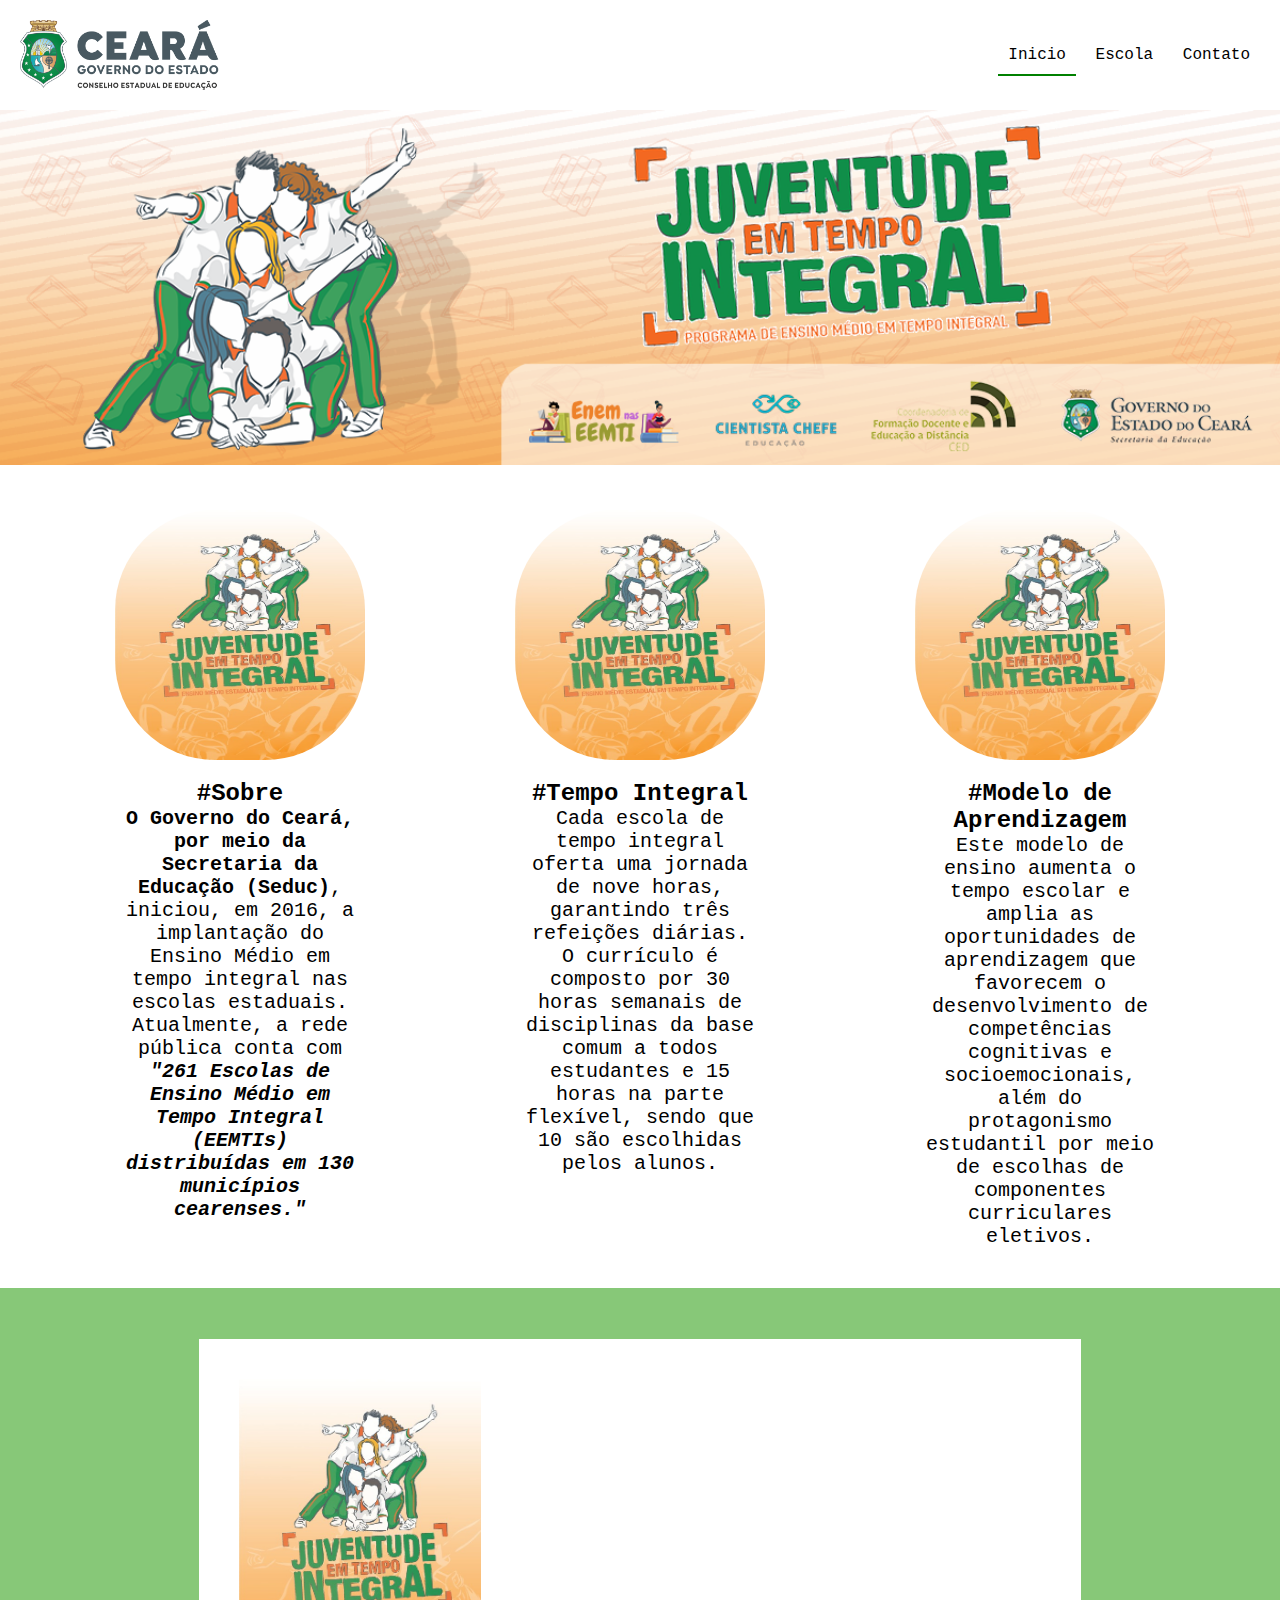
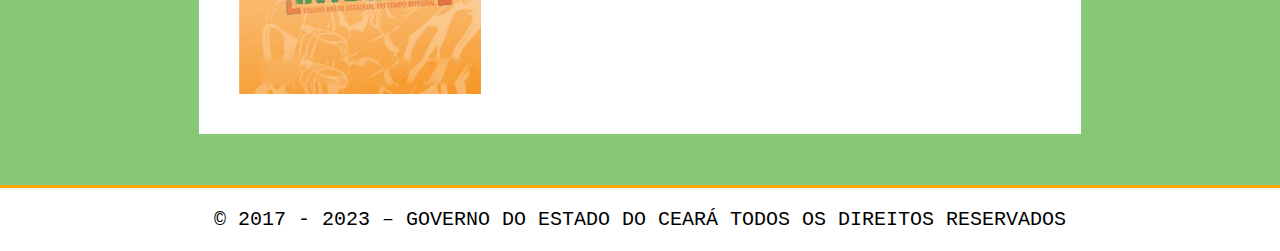
<file: index.html>
<!DOCTYPE html>
<html lang="pt-br">
 <head>
 <meta charset="UTF-8" />
 <title>Página Inicial</title>
 <link rel="stylesheet" href="css/estilos.css" />
 </head>
 <body>
 <!--Cabeçalho com logo e menu do site-->
 <header>
 <img src="img/logo.png" id="logo" alt="Texto alternativo" title="Legenda" />
 <nav class="menu">
  <ul>
   <li><a href="index.html" id="ativo">Inicio</a></li>
   <li><a href="escola.html">Escola</a></li>
   <li><a href="contato.html">Contato</a></li>
  </ul>    
 </nav>
 </header>
 <!--Conteúdo principal com 3 seções-->
 <main>
 <section>
 <img src="img/eemti.png" id="banner-principal" />
 </section>
 <section class="container">
 <article class="conteudo">
 <img src="img/banner2.jpeg" class="banner" />
 <h2>#Sobre</h2>
 <p>
<strong>O Governo do Ceará, por meio da Secretaria da Educação (Seduc)</strong>,
iniciou, em 2016, a implantação do Ensino Médio em tempo integral nas escolas
estaduais. Atualmente, a rede pública conta com <Strong><i>"261 Escolas de Ensino
Médio em Tempo Integral (EEMTIs) distribuídas em 130 municípios
cearenses."</i></strong>
 </p>
 </article>
 <article class="conteudo">
 <img src="img/banner2.jpeg" class="banner" />
 <h2>#Tempo Integral</h2>
 <p>
Cada escola de tempo integral oferta uma jornada de nove horas, garantindo três
refeições diárias. O currículo é composto por 30 horas semanais de disciplinas da base
comum a todos estudantes e 15 horas na parte flexível, sendo que 10 são escolhidas
pelos alunos.
 </p>
 </article>
 <article class="conteudo">
 <img src="img/banner2.jpeg" class="banner" />
 <h2>#Modelo de Aprendizagem</h2>
 <p>
Este modelo de ensino aumenta o tempo escolar e amplia as oportunidades de
aprendizagem que favorecem o desenvolvimento de competências cognitivas e
socioemocionais, além do protagonismo estudantil por meio de escolhas de componentes
curriculares eletivos.
 </p>
 </article>
 </section>
 <section id="video">
 <div class="container">
 <img src="img/banner2.jpeg" />
<iframe width="560" height="315" src="https://www.youtube.com/embed/dOPjtGsiGLw"
title="EMTI" frameborder="0" allow="accelerometer; autoplay; clipboard-write; encryptedmedia; gyroscope; picture-in-picture; web-share" allowfullscreen></iframe>
 </div>
 </section>
 </main>
 <footer id="rodape">
 <p>
 © 2017 - 2023 – <a href="https://www.seduc.ce.gov.br/"> GOVERNO DO ESTADO DO
CEARÁ </a> TODOS OS DIREITOS RESERVADOS
 </p>
 </footer>
</file>
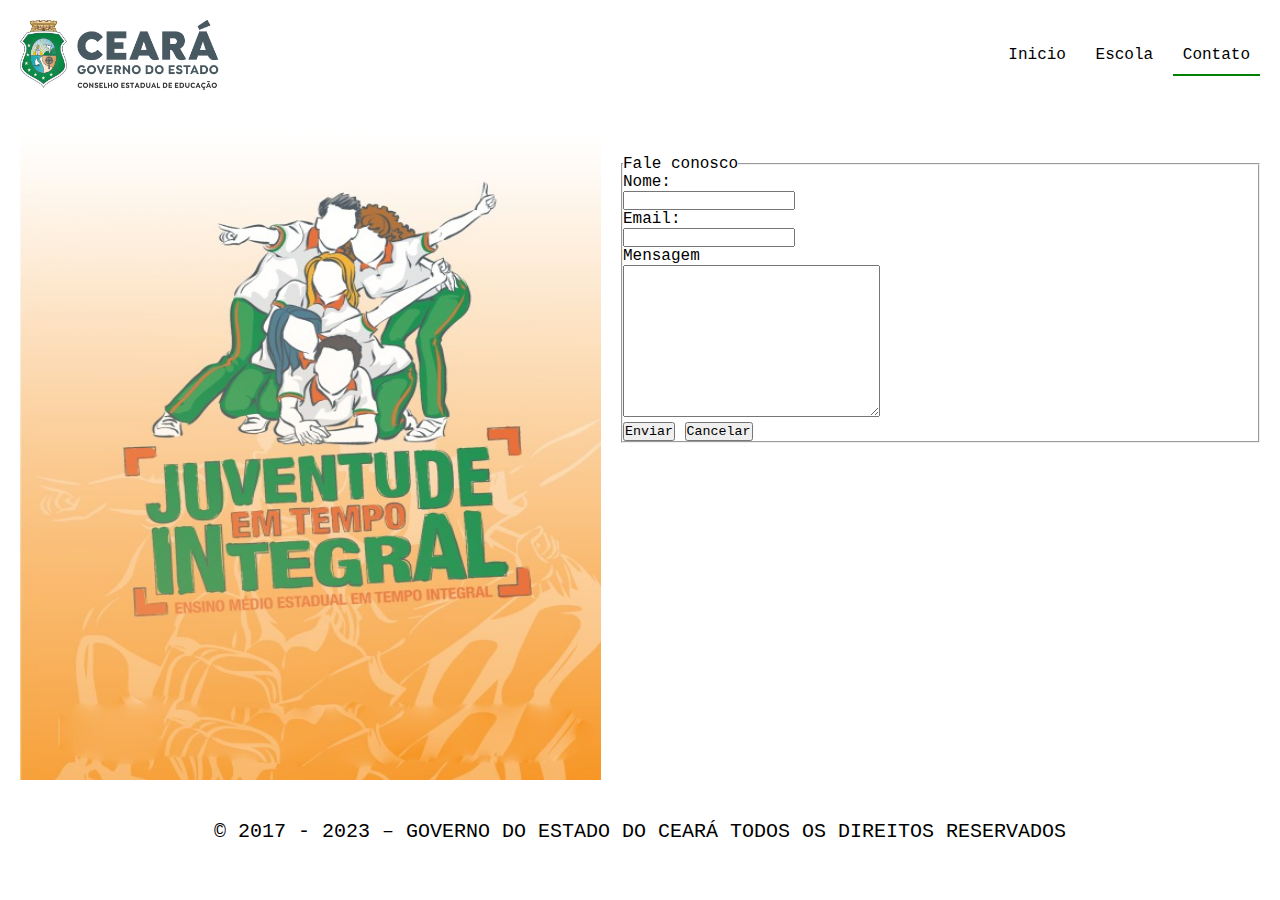
<file: contato.html>
<!DOCTYPE html>
<html lang="pt-br">
<head>
 <meta charset="UTF-8">
 <meta http-equiv="X-UA-Compatible" content="IE=edge">
 <meta name="viewport" content="width=device-width, initial-scale=1.0">
 <title>Contatos</title>
</head>
<link rel="stylesheet" href="css/estilos.css" />
    <link rel="stylesheet" href="css/formulario.css">
<body>
<!--Cabeçalho com logo e menu do site-->
 <header>
    <img src="img/logo.png" id="logo" alt="Texto alternativo" title="Legenda" />
    <nav class="menu">
    <ul>
    <li><a href="index.html">Inicio</a></li>
    <li><a href="escola.html">Escola</a></li>
    <li><a href="contato.html" id="ativo">Contato</a></li>
    </ul>
    </nav>
    </header> 
</body>
</html>

<main>
    <div class="container-form">
    <img src="img/banner2.jpeg" alt="">
    <form>
    <fieldset>
    <legend>Fale conosco</legend>
    <label for="nome">Nome:</label> <br>
    <input type="text" id="nome"> <br>
    <label for="email">Email:</label> <br>
    <input type="email" id="email"> <br>
    <label for="mensagem">Mensagem</label> <br>
    <textarea cols="30" rows="10" id="mensa"></textarea><br>
    <button type="submit">Enviar</button>
    <button type="reset">Cancelar</button>
    </fieldset>
    </form>
    </div>
   </main>



<footer id="rodape">
    <p>
   © 2017 - 2023 – <a href="https://www.seduc.ce.gov.br/"> GOVERNO DO ESTADO DO CEARÁ
   </a> TODOS OS DIREITOS RESERVADOS
   </p>
   </footer>
</file>
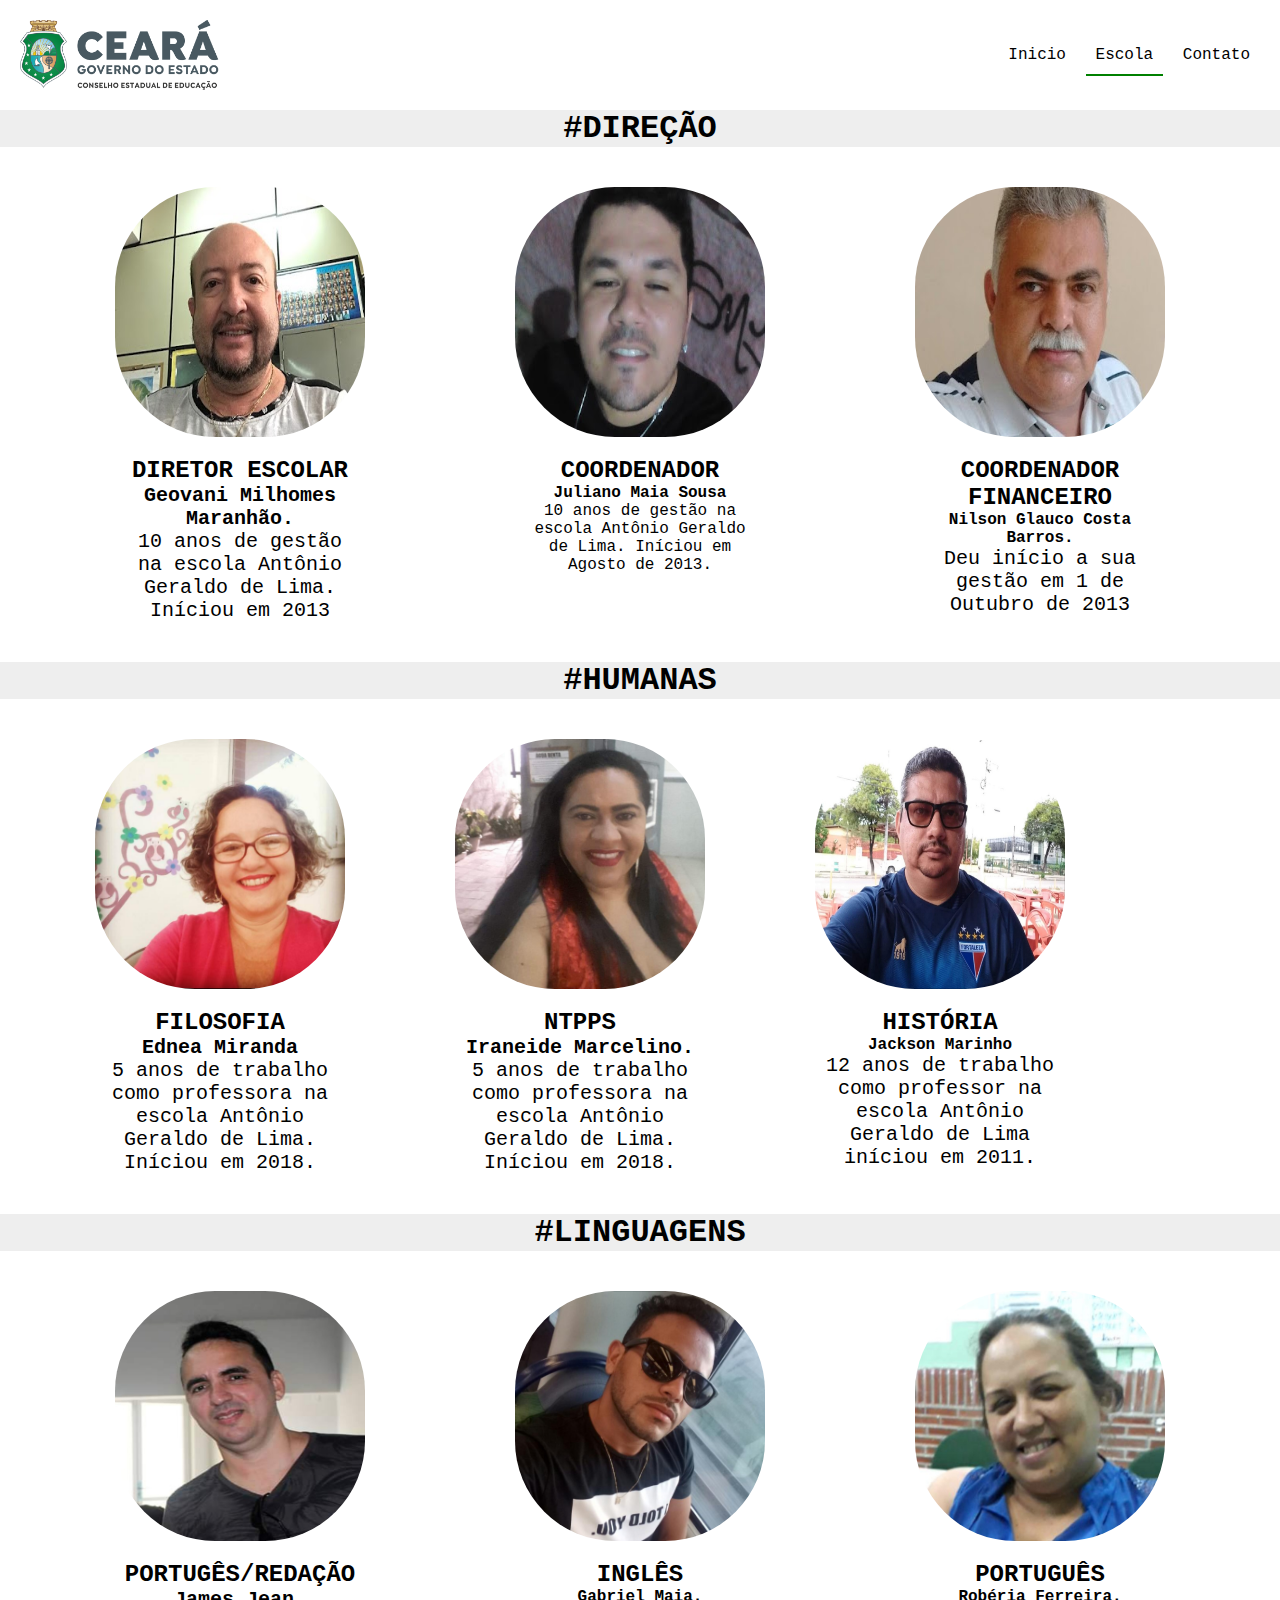
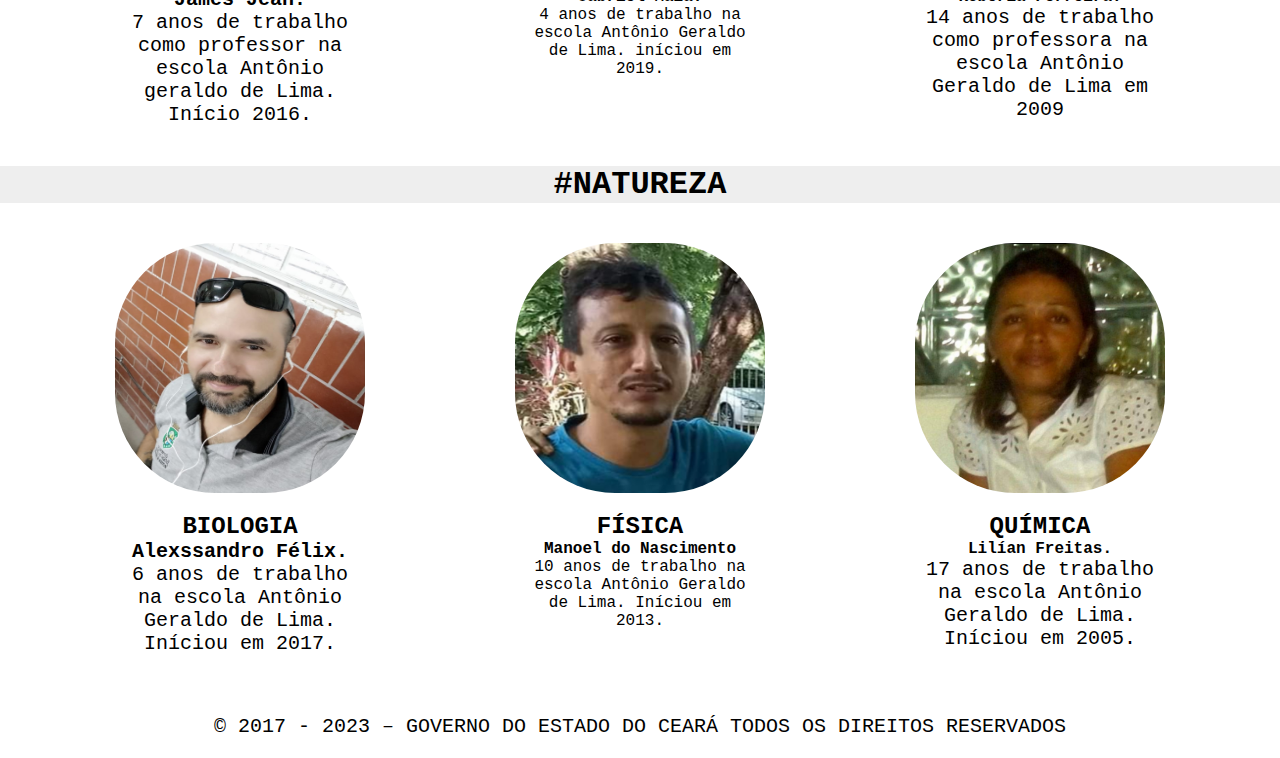
<file: escola.html>
<!DOCTYPE HTML>
<html lang="pt-br">
    <head>
        <meta charset="UTF-8" />
        <meta http-equiv="X-UA-Compatible" content="IE=edge" />
        <meta name="viewport" content="width=device-width, initial-scale=1.0" />
        <title>escola</title>
        <link rel="stylesheet" href="css/estilos.css" />
    </head>
     <body>  
        <!--Cabeçalho com logo e menu do site-->  
        <header>
            <img src="img/logo.png" id="logo" alt="Texto alternativo" title="Legenda"/>
             <nav class="menu">
            <ul>
               <li><a href="index.html" >Inicio</a></li>
               <li><a href="escola.html"id="ativo">Escola</a></li>
               <li><a href="contato.html">Contato</a></li>
               </ul>
              </nav>
        </header>
   <main>
           <H1 style="background-color: #eee;" >#DIREÇÃO</H1>
    <section class="container">
    <article class="conteudo"> 

        <img src="img/giovani.jpg" class="banner">
<h2>DIRETOR ESCOLAR</h2>
    <p>
<strong> Geovani Milhomes Maranhão.</strong>
    <p>
         10 anos de gestão na escola Antônio Geraldo de Lima.
         Iníciou em 2013
</p>
</article>
<article class="conteudo">
<img src="img/juliano.jpg" class="banner">

<h2>COORDENADOR </h2>
</P>
<strong>Juliano Maia Sousa</strong> 
          10 anos de gestão na escola Antônio Geraldo de Lima.
Iníciou em Agosto de 2013.

</p>
</article>
<article class="conteudo">
<img src="img/glauco.jpg" class="banner">
<h2>COORDENADOR FINANCEIRO</h2>
</p>
<strong>Nilson Glauco Costa Barros.</strong> 
        <p> Deu início a sua gestão em 1 de Outubro de 2013</p> 
      </section>
        <main>
<H1 style="background-color: #eee;"text-aling:center >#HUMANAS</H1>
  <section class="container">
  <article class="conteudo">
</p>
     <img src="img/Ednea.jpg" class="banner">
<H2>FILOSOFIA</H2>
<p>
   <strong> Ednea Miranda </strong>
<p>
     5 anos de trabalho como professora na 
    escola Antônio  Geraldo de Lima. 
    Iníciou em 2018.
</p>
</article>
<article class="conteudo">
<img src="img/Iraneide.jpg" class="banner">
<h2>NTPPS</h2>
    <p>
<strong> Iraneide Marcelino.</strong>
    <p>5 anos de trabalho como professora na 
        escola Antônio Geraldo de Lima.
        Iníciou em 2018.
    </p>
</article>
<article class="conteudo">
         <img src="img/Jackson.jpg" class="banner">

<h2>HISTÓRIA</h2>
</P>
<strong>Jackson Marinho</strong> 
       <p> 12 anos de trabalho como professor na 
        escola Antônio  Geraldo de Lima
        iníciou em 2011.</p>   

</article>
<article class="conteudo">
</section>
</main>

<main>
    <H1 style="background-color: #eee;" >#LINGUAGENS</H1>
<section class="container">
<article class="conteudo"> 

 <img src="img/James.jpg" class="banner">
<h2>PORTUGÊS/REDAÇÃO</h2>
<p>
<strong> James Jean.</strong>
<p>
  7 anos de trabalho como professor na escola Antônio geraldo de Lima.
  Início 2016.
</p>
</article>
<article class="conteudo">
<img src="img/Gabriel.jpg" class="banner">

<h2>INGLÊS </h2>
</P>
<strong>Gabriel Maia.</strong> 
   4 anos de trabalho na escola Antônio Geraldo de Lima.
iníciou em 2019.

</p>

</article>
<article class="conteudo">
<img src="img/Roberia.jpg" class="banner">
<h2>PORTUGUÊS</h2>
</p>
<strong>Robéria Ferreira.</strong> 
 <p>14 anos de trabalho como professora na 
    escola Antônio  Geraldo de Lima em 2009 </p> 
</section>
 <main>

    <H1 style="background-color: #eee;" >#NATUREZA</H1>
    <section class="container">
    <article class="conteudo"> 

        <img src="img/alex.jpg" class="banner">
<h2>BIOLOGIA</h2>
    <p>
<strong> Alexssandro Félix.</strong>
    <p>
         6 anos de trabalho na escola Antônio Geraldo de Lima.
         Iníciou em 2017.
</p>
</article>
<article class="conteudo">
<img src="img/Manoel.jpg" class="banner">

<h2>FÍSICA </h2>
</P>
<strong>Manoel do Nascimento</strong> 
          10 anos de trabalho na escola Antônio Geraldo de Lima.
Iníciou em 2013.

</p>
</article>
<article class="conteudo">
<img src="img/Lilian.jpg" class="banner">
<h2>QUÍMICA</h2>
</p>
<strong>Lilían Freitas.</strong> 
        <p> 17 anos de trabalho na escola  Antônio Geraldo de Lima.
            Iníciou em 2005. </p> 
      </section>
        <main>


<footer id--Rodapé-->
<p>
   © 2017 - 2023 – <a href="https://www.seduc.ce.gov.br/"> GOVERNO DO ESTADO DO
       CEARÁ </a> TODOS OS DIREITOS RESERVADOS
</p>
</footer>
    </body> 
    </html>
</file>
<file: css/estilos.css>
body{
    background: #ffffff;
}
h1{
    text-align: center;
    color:black;
}
p{
    text-align: center;
 color: #000000;
 font-size:20px;
 font-family: Arial, Helvetica, Arial, Helvetica, sans-serif
}
p strong{
    color: #00ff00;
} 
body{
    background: #ffffff;
   }
   h1{
    text-align: center;
    color:black;
   }
   p{
    text-align: center;
    color: #000000;
    font-size: 20px;
    font-family:'Courier New', Courier, monospace;
}
p strong{
 color:black;
}
/*COMENTÁRIO EM CSS*/
#logo{
 width: 200px;
}
#banner-principal{
 width: 100%;
}
.banner{
 width: 250px;
 height: 250px;
 border-radius: 40%;
}

 
 /*Genericos*/
 *{
 box-sizing: border-box;
 padding: 0;
 margin: 0;
 font-family: 'Courier New', Courier, monospace;
 }
 body{
  background:#ffffff 
}
 /*Hearder-cabeçalho do site*/  
  header{
    width: 100%;
    display: flex;
    justify-content: space-between;
    align-items: center;
    padding: 20px;
   }
   #logo{
    height: 70px;
   }
   .menu ul li{
    display: inline;
   }
   /*seções*/
   #banner-principal{
    width: 100%;
   }
   .container{
    display: flex;
    justify-content: space-around;
    padding: 40px;
   }
   .conteudo{
    display: flex;
    flex-direction: column;
    text-align: center;
    align-items: center;
    max-width: 20%;
   }
   .banner{
    width: 250px;
    height: 250px;
    margin-bottom: 20px;
    border-radius: 40%;
   }
 #video{
    background: rgba(135, 200, 120, 1);
    display: flex;
    justify-content: center;
    align-items: center;
    height: 500px;
    border-bottom: 3px solid orange;
   }
   #video > .container > img {
    height: 315px;
   }
   /*Atualização do .container*/
   .container{
    display: flex;
    justify-content: space-around;
    padding: 40px;
    background-color: #ffffff;
   }
   footer { 
    text-align: center;
    padding: 20px;
   }
   footer > p > a{
    text-decoration: none;
    color: #000000;
    }
   .menu > ul > li > a:link{
    text-decoration: none;
    color: #000000;
    padding: 10px;
   }
   .menu > ul > li > a:hover{
    border-bottom: 2px solid green;
   }
   .menu > ul > li > a:active{
    color:green;
    border-bottom: 2px solid green;
    font-weight: 700;
   }
   #ativo{
    border-bottom: 2px solid green;
   }
</file>
<file: css/formulario.css>
.container-form{
    display: flex;
    align-items: center;
    padding: 20px;
   }
   .container-form img {
    width: 50%;
    height: 650px;
    margin-right: 20px;
   }
   .container-form form{
    width: 55%;
    height: 600px;
   }
</file>
